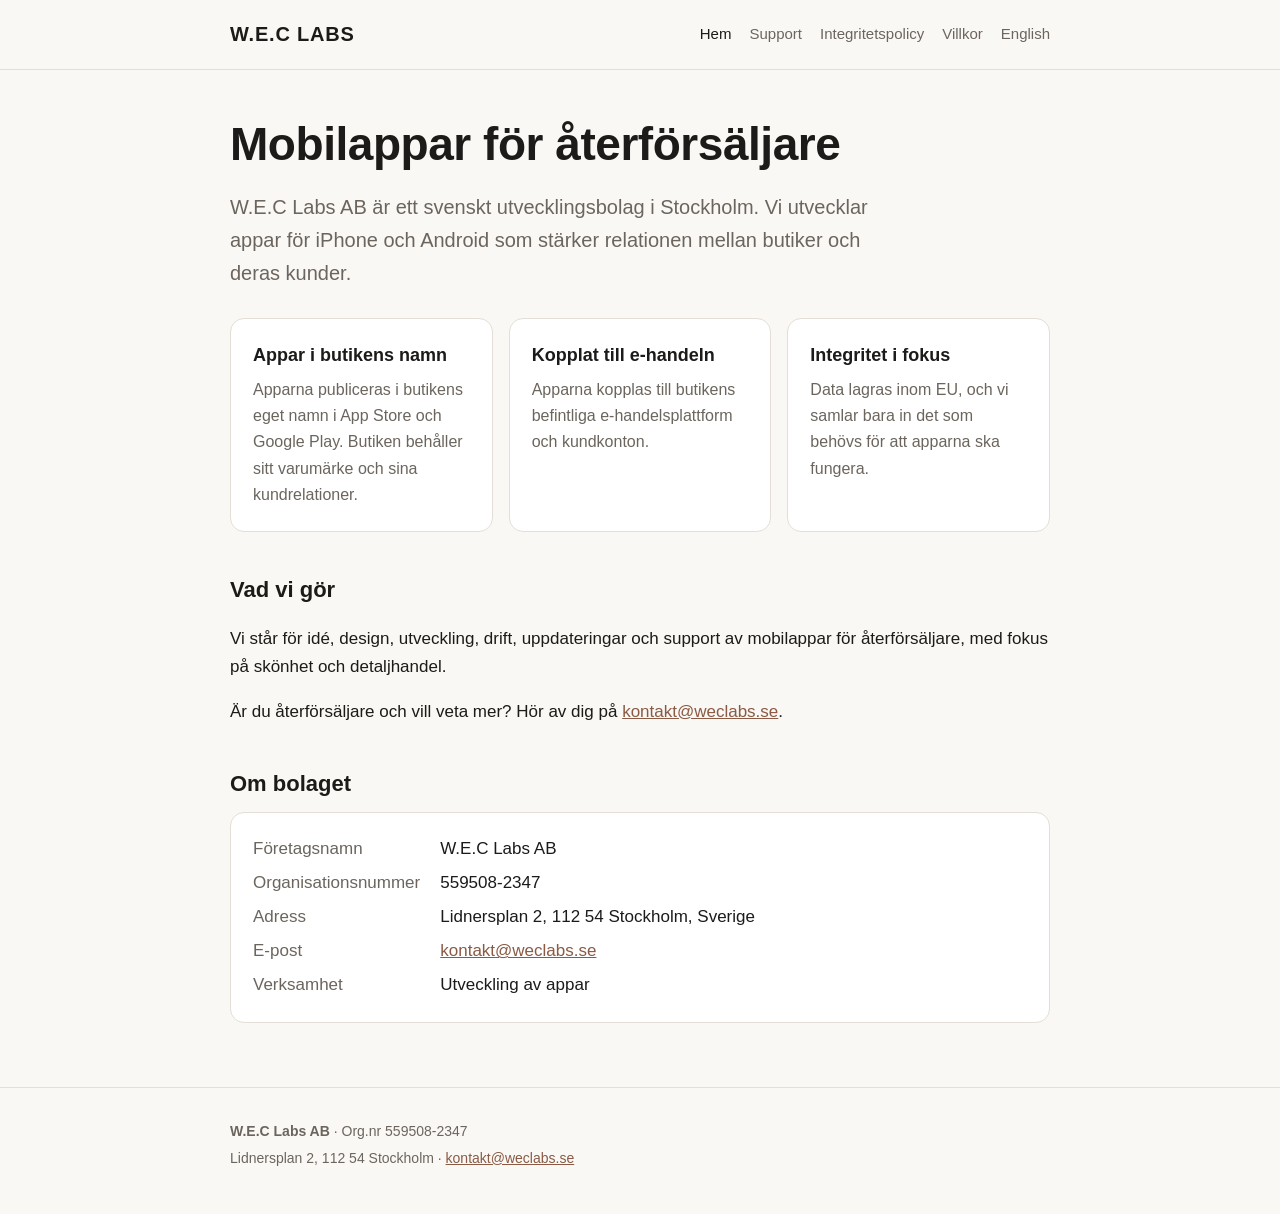
<file: index.html>
<!doctype html>
<html lang="sv">
<head>
<meta charset="utf-8">
<meta name="viewport" content="width=device-width, initial-scale=1">
<title>W.E.C Labs AB – apputveckling i Stockholm</title>
<meta name="description" content="W.E.C Labs AB utvecklar mobilappar för återförsäljare.">
<link rel="stylesheet" href="style.css">
<link rel="alternate" hreflang="en" href="en/">
</head>
<body>
<header><div class="wrap">
  <a class="logo" href="./">W.E.C LABS</a>
  <nav>
    <a href="./" aria-current="page">Hem</a>
    <a href="support.html">Support</a>
    <a href="integritetspolicy.html">Integritetspolicy</a>
    <a href="villkor.html">Villkor</a>
    <a href="en/" lang="en">English</a>
  </nav>
</div></header>

<main><div class="wrap">
  <h1>Mobilappar för återförsäljare</h1>
  <p class="lead">W.E.C Labs AB är ett svenskt utvecklingsbolag i Stockholm. Vi utvecklar appar för iPhone och Android som stärker relationen mellan butiker och deras kunder.</p>

  <div class="grid">
    <div class="card"><h3>Appar i butikens namn</h3><p>Apparna publiceras i butikens eget namn i App Store och Google Play. Butiken behåller sitt varumärke och sina kundrelationer.</p></div>
    <div class="card"><h3>Kopplat till e-handeln</h3><p>Apparna kopplas till butikens befintliga e-handelsplattform och kundkonton.</p></div>
    <div class="card"><h3>Integritet i fokus</h3><p>Data lagras inom EU, och vi samlar bara in det som behövs för att apparna ska fungera.</p></div>
  </div>

  <h2>Vad vi gör</h2>
  <p>Vi står för idé, design, utveckling, drift, uppdateringar och support av mobilappar för återförsäljare, med fokus på skönhet och detaljhandel.</p>
  <p>Är du återförsäljare och vill veta mer? Hör av dig på <a href="mailto:kontakt@weclabs.se">kontakt@weclabs.se</a>.</p>

  <h2>Om bolaget</h2>
  <div class="facts"><dl>
    <dt>Företagsnamn</dt><dd>W.E.C Labs AB</dd>
    <dt>Organisationsnummer</dt><dd>559508-2347</dd>
    <dt>Adress</dt><dd>Lidnersplan 2, 112 54 Stockholm, Sverige</dd>
    <dt>E-post</dt><dd><a href="mailto:kontakt@weclabs.se">kontakt@weclabs.se</a></dd>
    <dt>Verksamhet</dt><dd>Utveckling av appar</dd>
  </dl></div>
</div></main>

<footer><div class="wrap">
  <p><strong>W.E.C Labs AB</strong> · Org.nr 559508-2347</p>
  <p>Lidnersplan 2, 112 54 Stockholm · <a href="mailto:kontakt@weclabs.se">kontakt@weclabs.se</a></p>
</div></footer>
</body>
</html>
</file>
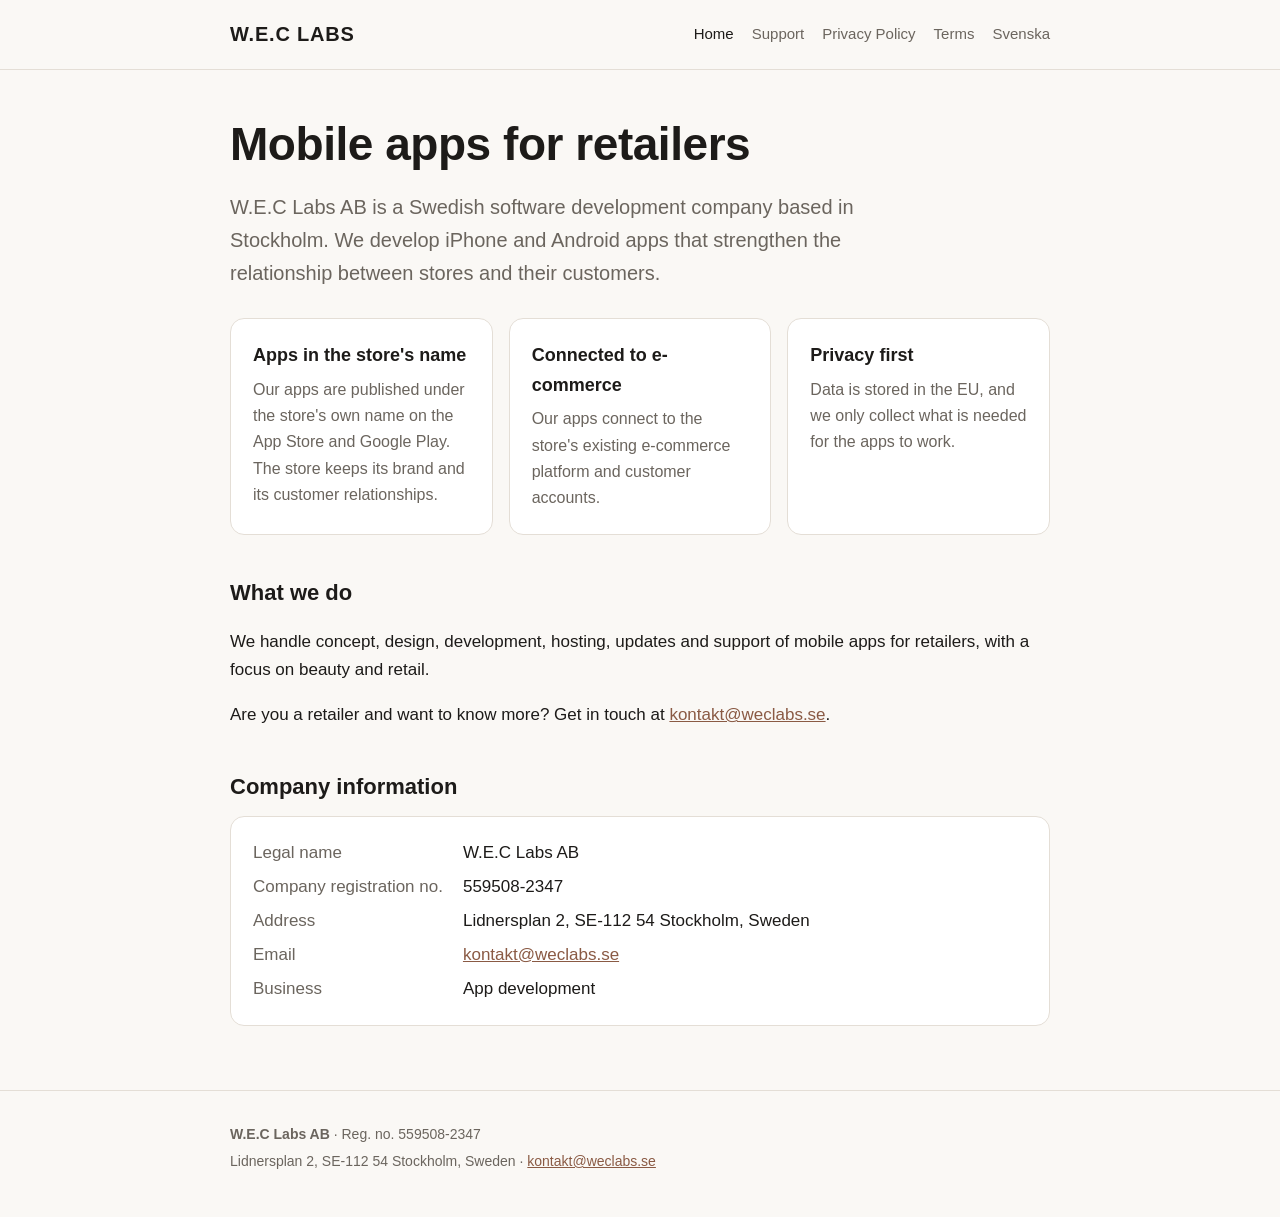
<file: en/index.html>
<!doctype html>
<html lang="en">
<head>
<meta charset="utf-8">
<meta name="viewport" content="width=device-width, initial-scale=1">
<title>W.E.C Labs AB – app development in Stockholm</title>
<meta name="description" content="W.E.C Labs AB develops mobile apps for retailers.">
<link rel="stylesheet" href="../style.css">
<link rel="alternate" hreflang="sv" href="../">
</head>
<body>
<header><div class="wrap">
  <a class="logo" href="./">W.E.C LABS</a>
  <nav>
    <a href="./" aria-current="page">Home</a>
    <a href="support.html">Support</a>
    <a href="privacy.html">Privacy Policy</a>
    <a href="terms.html">Terms</a>
    <a href="../" lang="sv">Svenska</a>
  </nav>
</div></header>

<main><div class="wrap">
  <h1>Mobile apps for retailers</h1>
  <p class="lead">W.E.C Labs AB is a Swedish software development company based in Stockholm. We develop iPhone and Android apps that strengthen the relationship between stores and their customers.</p>

  <div class="grid">
    <div class="card"><h3>Apps in the store's name</h3><p>Our apps are published under the store's own name on the App Store and Google Play. The store keeps its brand and its customer relationships.</p></div>
    <div class="card"><h3>Connected to e-commerce</h3><p>Our apps connect to the store's existing e-commerce platform and customer accounts.</p></div>
    <div class="card"><h3>Privacy first</h3><p>Data is stored in the EU, and we only collect what is needed for the apps to work.</p></div>
  </div>

  <h2>What we do</h2>
  <p>We handle concept, design, development, hosting, updates and support of mobile apps for retailers, with a focus on beauty and retail.</p>
  <p>Are you a retailer and want to know more? Get in touch at <a href="mailto:kontakt@weclabs.se">kontakt@weclabs.se</a>.</p>

  <h2>Company information</h2>
  <div class="facts"><dl>
    <dt>Legal name</dt><dd>W.E.C Labs AB</dd>
    <dt>Company registration no.</dt><dd>559508-2347</dd>
    <dt>Address</dt><dd>Lidnersplan 2, SE-112 54 Stockholm, Sweden</dd>
    <dt>Email</dt><dd><a href="mailto:kontakt@weclabs.se">kontakt@weclabs.se</a></dd>
    <dt>Business</dt><dd>App development</dd>
  </dl></div>
</div></main>

<footer><div class="wrap">
  <p><strong>W.E.C Labs AB</strong> · Reg. no. 559508-2347</p>
  <p>Lidnersplan 2, SE-112 54 Stockholm, Sweden · <a href="mailto:kontakt@weclabs.se">kontakt@weclabs.se</a></p>
</div></footer>
</body>
</html>
</file>
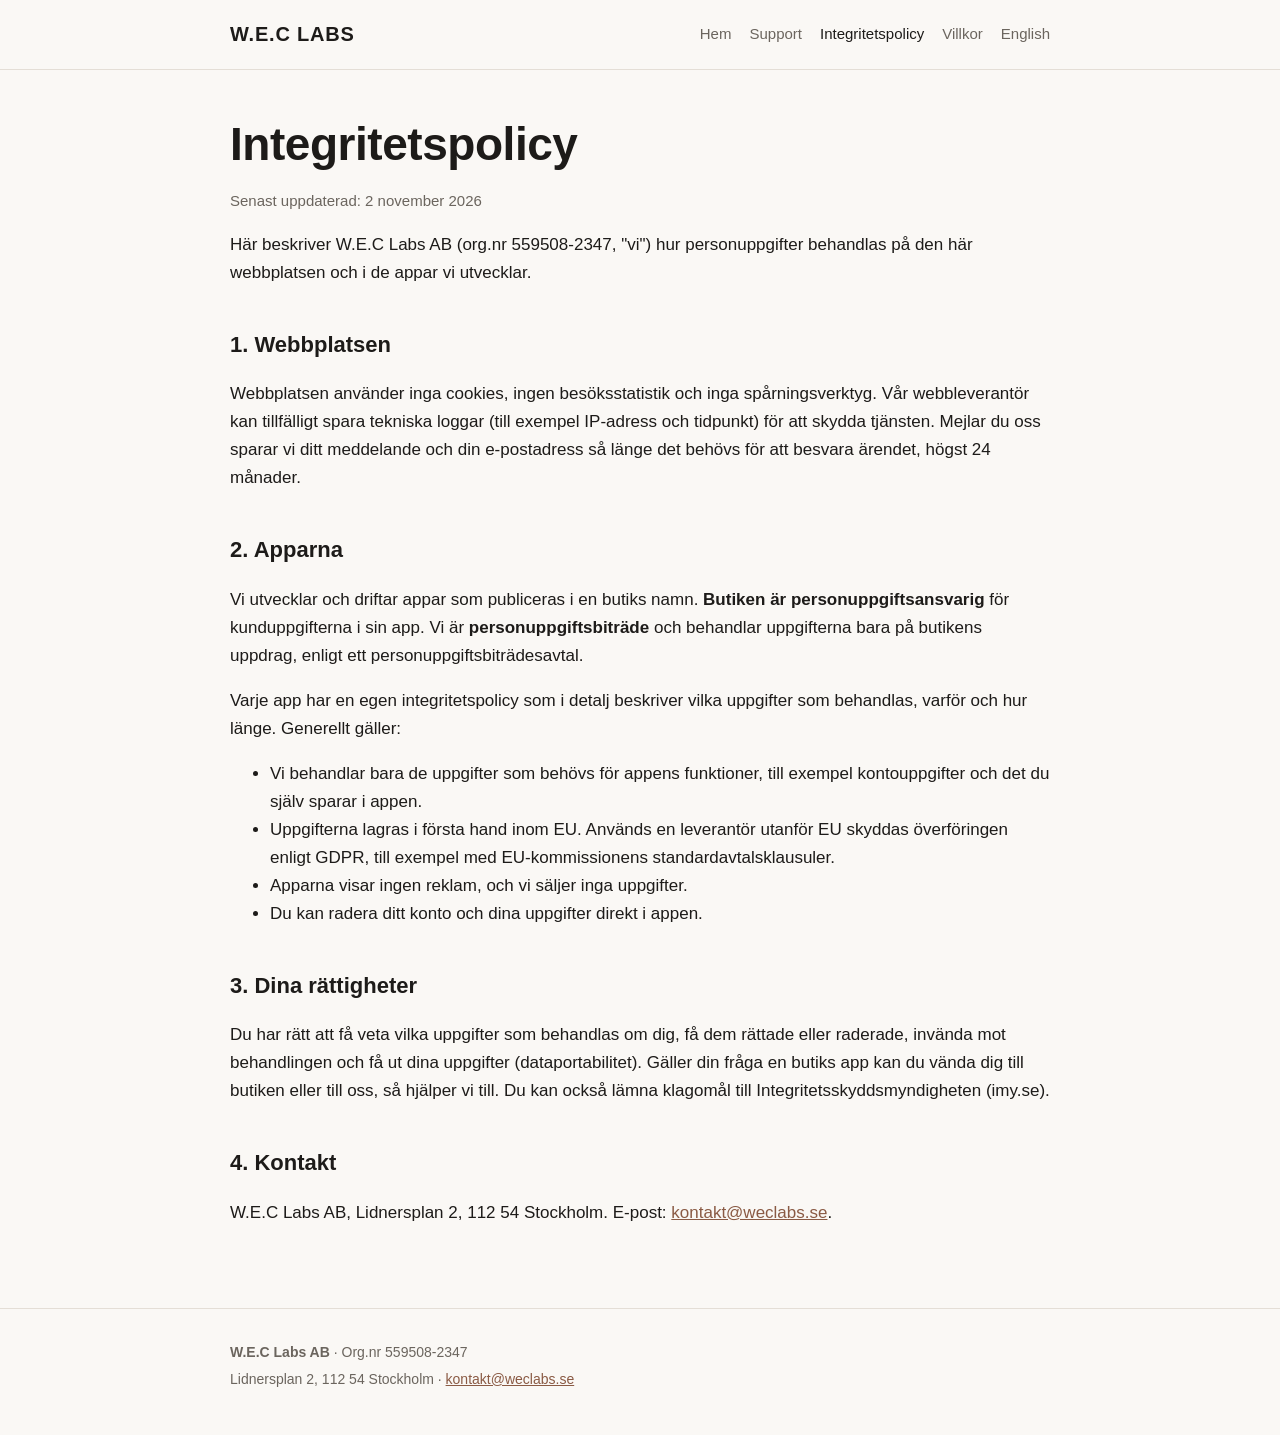
<file: integritetspolicy.html>
<!doctype html>
<html lang="sv">
<head>
<meta charset="utf-8">
<meta name="viewport" content="width=device-width, initial-scale=1">
<title>Integritetspolicy – W.E.C Labs AB</title>
<meta name="description" content="Så behandlar W.E.C Labs AB personuppgifter på webbplatsen och i apparna.">
<link rel="stylesheet" href="style.css">
<link rel="alternate" hreflang="en" href="en/privacy.html">
</head>
<body>
<header><div class="wrap">
  <a class="logo" href="./">W.E.C LABS</a>
  <nav>
    <a href="./">Hem</a>
    <a href="support.html">Support</a>
    <a href="integritetspolicy.html" aria-current="page">Integritetspolicy</a>
    <a href="villkor.html">Villkor</a>
    <a href="en/privacy.html" lang="en">English</a>
  </nav>
</div></header>

<main><div class="wrap">
  <h1>Integritetspolicy</h1>
  <p class="updated">Senast uppdaterad: 2 november 2026</p>

  <p>Här beskriver W.E.C Labs AB (org.nr 559508-2347, "vi") hur personuppgifter behandlas på den här webbplatsen och i de appar vi utvecklar.</p>

  <h2>1. Webbplatsen</h2>
  <p>Webbplatsen använder inga cookies, ingen besöksstatistik och inga spårningsverktyg. Vår webbleverantör kan tillfälligt spara tekniska loggar (till exempel IP-adress och tidpunkt) för att skydda tjänsten. Mejlar du oss sparar vi ditt meddelande och din e-postadress så länge det behövs för att besvara ärendet, högst 24 månader.</p>

  <h2>2. Apparna</h2>
  <p>Vi utvecklar och driftar appar som publiceras i en butiks namn. <strong>Butiken är personuppgiftsansvarig</strong> för kunduppgifterna i sin app. Vi är <strong>personuppgiftsbiträde</strong> och behandlar uppgifterna bara på butikens uppdrag, enligt ett personuppgiftsbiträdesavtal.</p>
  <p>Varje app har en egen integritetspolicy som i detalj beskriver vilka uppgifter som behandlas, varför och hur länge. Generellt gäller:</p>
  <ul>
    <li>Vi behandlar bara de uppgifter som behövs för appens funktioner, till exempel kontouppgifter och det du själv sparar i appen.</li>
    <li>Uppgifterna lagras i första hand inom EU. Används en leverantör utanför EU skyddas överföringen enligt GDPR, till exempel med EU-kommissionens standardavtalsklausuler.</li>
    <li>Apparna visar ingen reklam, och vi säljer inga uppgifter.</li>
    <li>Du kan radera ditt konto och dina uppgifter direkt i appen.</li>
  </ul>

  <h2>3. Dina rättigheter</h2>
  <p>Du har rätt att få veta vilka uppgifter som behandlas om dig, få dem rättade eller raderade, invända mot behandlingen och få ut dina uppgifter (dataportabilitet). Gäller din fråga en butiks app kan du vända dig till butiken eller till oss, så hjälper vi till. Du kan också lämna klagomål till Integritetsskyddsmyndigheten (imy.se).</p>

  <h2>4. Kontakt</h2>
  <p>W.E.C Labs AB, Lidnersplan 2, 112 54 Stockholm. E-post: <a href="mailto:kontakt@weclabs.se">kontakt@weclabs.se</a>.</p>
</div></main>

<footer><div class="wrap">
  <p><strong>W.E.C Labs AB</strong> · Org.nr 559508-2347</p>
  <p>Lidnersplan 2, 112 54 Stockholm · <a href="mailto:kontakt@weclabs.se">kontakt@weclabs.se</a></p>
</div></footer>
</body>
</html>
</file>
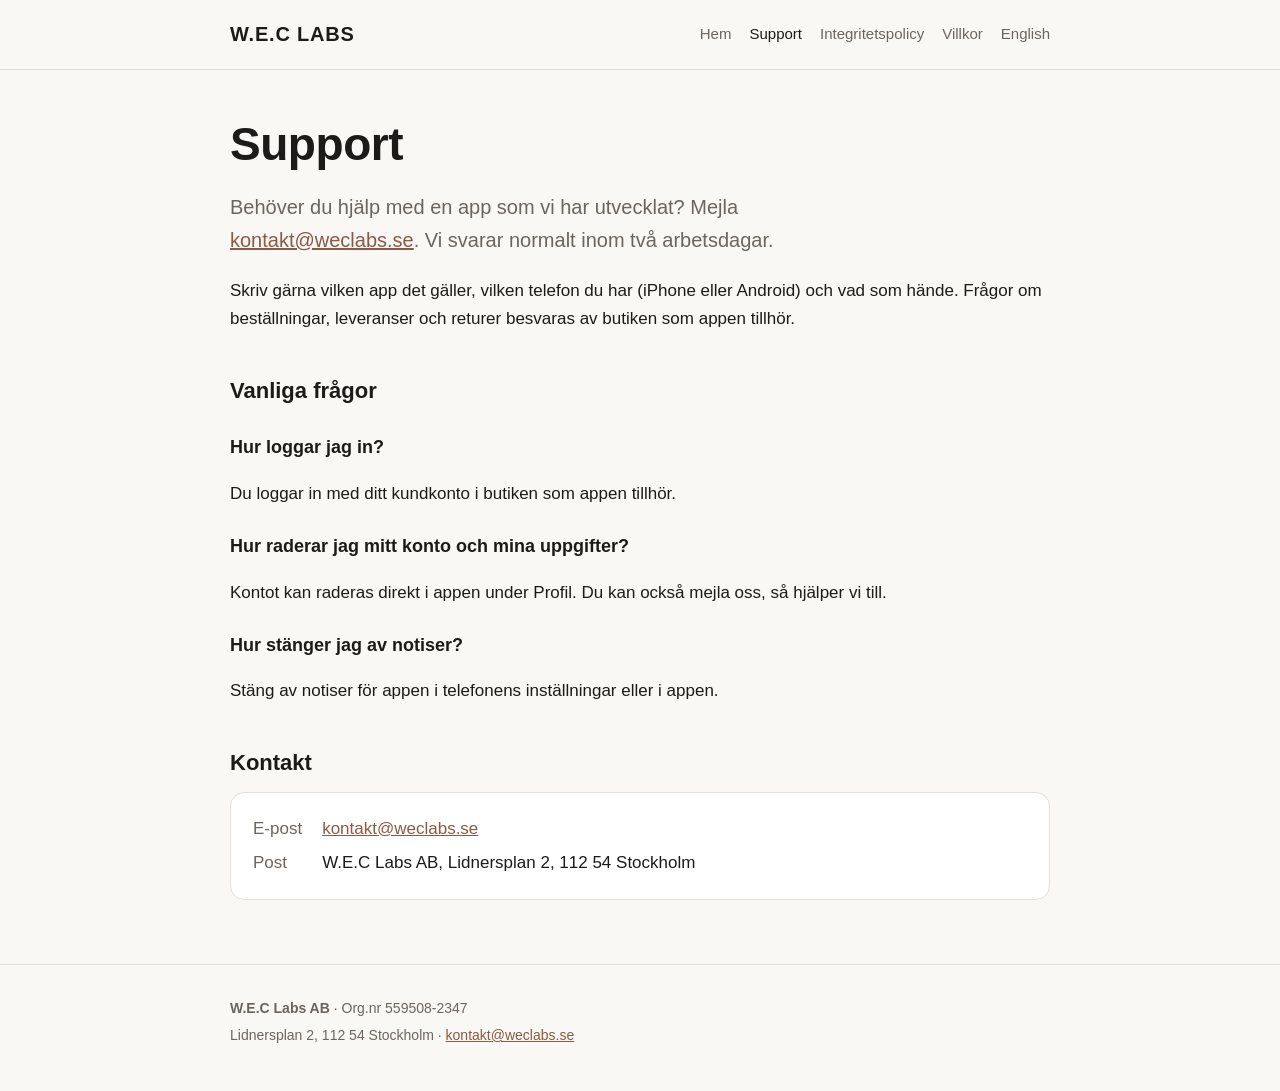
<file: support.html>
<!doctype html>
<html lang="sv">
<head>
<meta charset="utf-8">
<meta name="viewport" content="width=device-width, initial-scale=1">
<title>Support – W.E.C Labs AB</title>
<meta name="description" content="Hjälp och support för appar från W.E.C Labs AB.">
<link rel="stylesheet" href="style.css">
<link rel="alternate" hreflang="en" href="en/support.html">
</head>
<body>
<header><div class="wrap">
  <a class="logo" href="./">W.E.C LABS</a>
  <nav>
    <a href="./">Hem</a>
    <a href="support.html" aria-current="page">Support</a>
    <a href="integritetspolicy.html">Integritetspolicy</a>
    <a href="villkor.html">Villkor</a>
    <a href="en/support.html" lang="en">English</a>
  </nav>
</div></header>

<main><div class="wrap">
  <h1>Support</h1>
  <p class="lead">Behöver du hjälp med en app som vi har utvecklat? Mejla <a href="mailto:kontakt@weclabs.se">kontakt@weclabs.se</a>. Vi svarar normalt inom två arbetsdagar.</p>
  <p>Skriv gärna vilken app det gäller, vilken telefon du har (iPhone eller Android) och vad som hände. Frågor om beställningar, leveranser och returer besvaras av butiken som appen tillhör.</p>

  <h2>Vanliga frågor</h2>
  <h3>Hur loggar jag in?</h3>
  <p>Du loggar in med ditt kundkonto i butiken som appen tillhör.</p>

  <h3>Hur raderar jag mitt konto och mina uppgifter?</h3>
  <p>Kontot kan raderas direkt i appen under Profil. Du kan också mejla oss, så hjälper vi till.</p>

  <h3>Hur stänger jag av notiser?</h3>
  <p>Stäng av notiser för appen i telefonens inställningar eller i appen.</p>

  <h2>Kontakt</h2>
  <div class="facts"><dl>
    <dt>E-post</dt><dd><a href="mailto:kontakt@weclabs.se">kontakt@weclabs.se</a></dd>
    <dt>Post</dt><dd>W.E.C Labs AB, Lidnersplan 2, 112 54 Stockholm</dd>
  </dl></div>
</div></main>

<footer><div class="wrap">
  <p><strong>W.E.C Labs AB</strong> · Org.nr 559508-2347</p>
  <p>Lidnersplan 2, 112 54 Stockholm · <a href="mailto:kontakt@weclabs.se">kontakt@weclabs.se</a></p>
</div></footer>
</body>
</html>
</file>
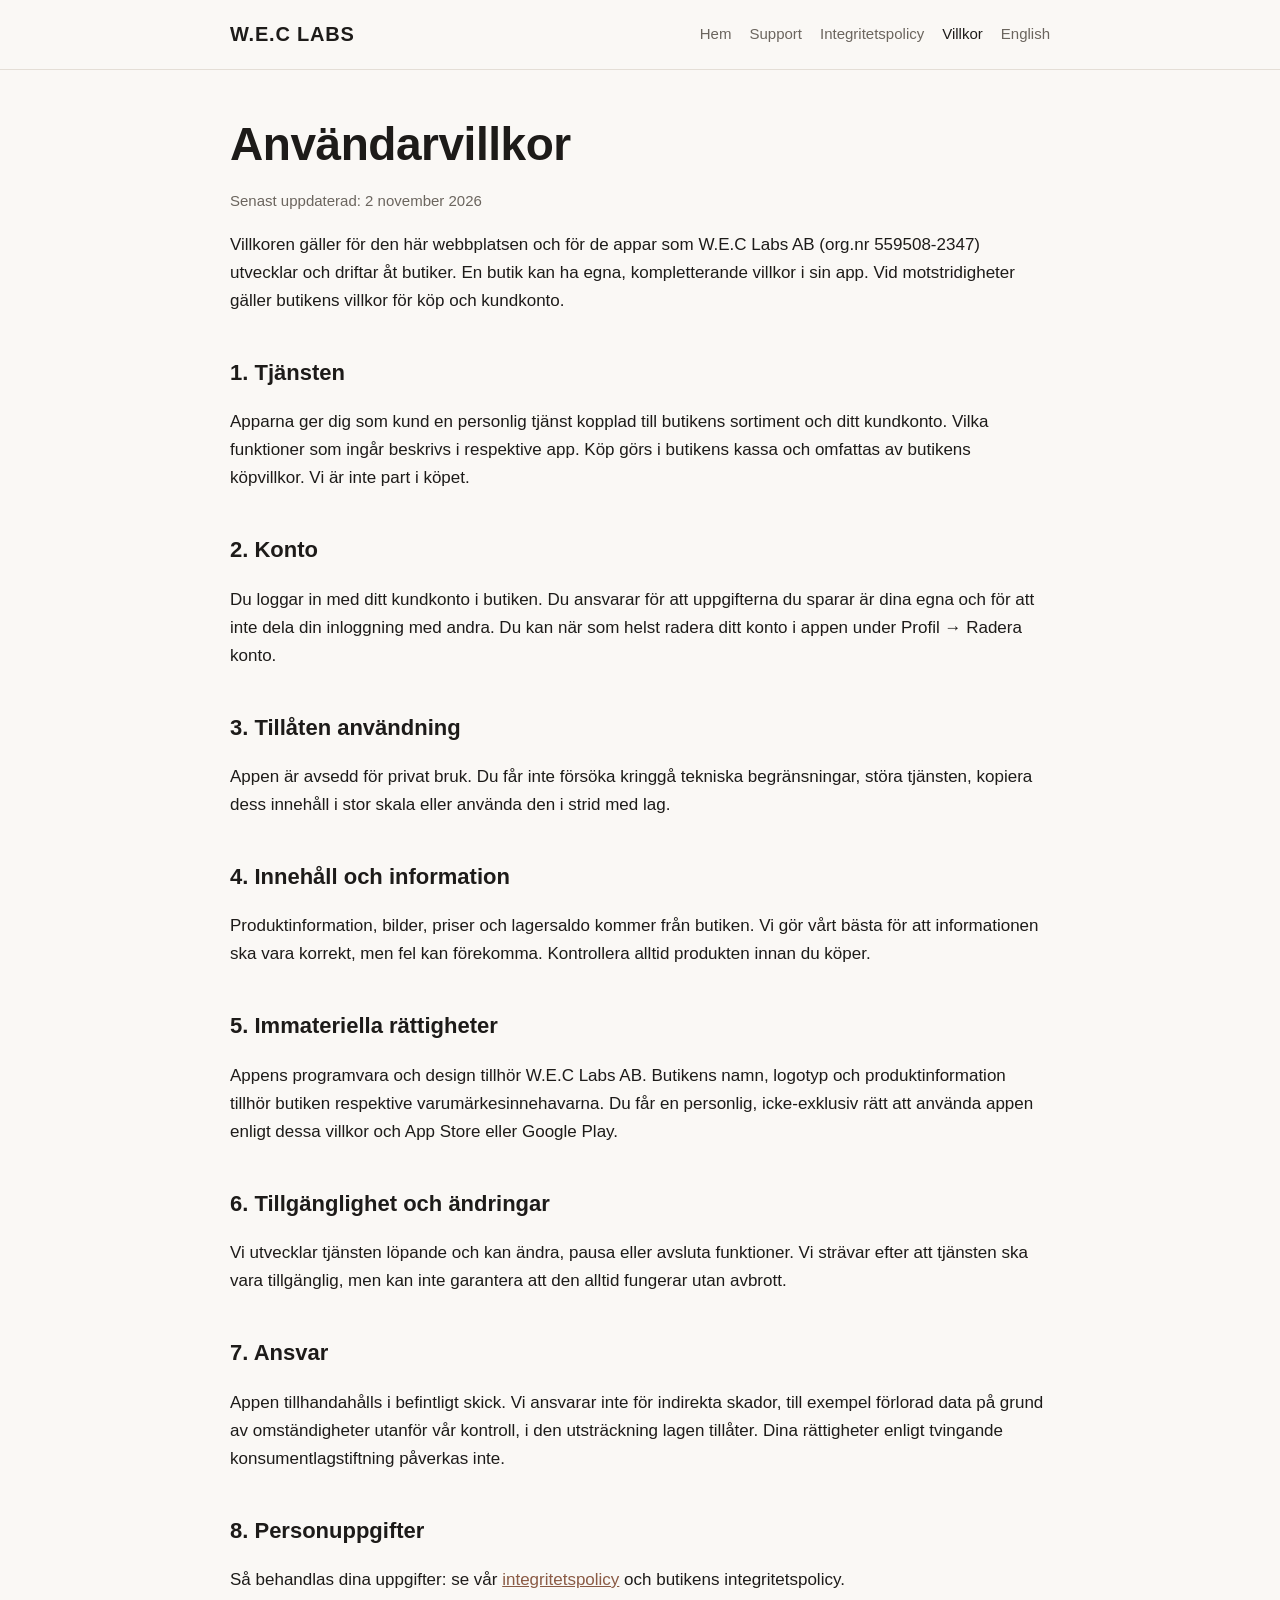
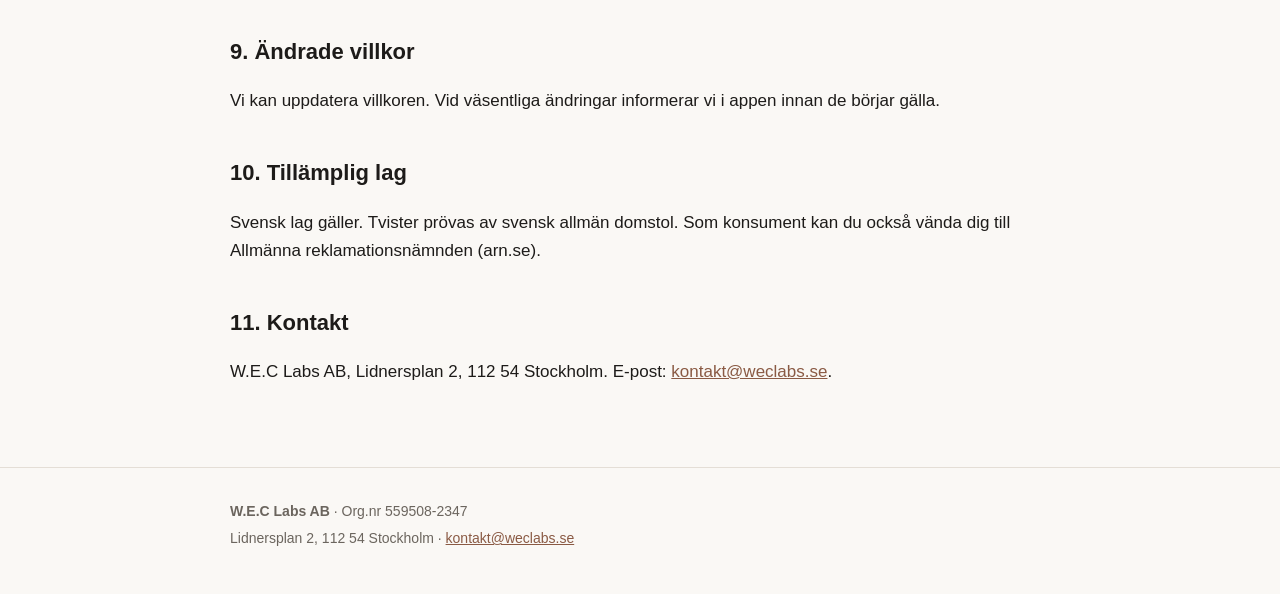
<file: villkor.html>
<!doctype html>
<html lang="sv">
<head>
<meta charset="utf-8">
<meta name="viewport" content="width=device-width, initial-scale=1">
<title>Användarvillkor – W.E.C Labs AB</title>
<meta name="description" content="Användarvillkor för webbplatsen och apparna från W.E.C Labs AB.">
<link rel="stylesheet" href="style.css">
<link rel="alternate" hreflang="en" href="en/terms.html">
</head>
<body>
<header><div class="wrap">
  <a class="logo" href="./">W.E.C LABS</a>
  <nav>
    <a href="./">Hem</a>
    <a href="support.html">Support</a>
    <a href="integritetspolicy.html">Integritetspolicy</a>
    <a href="villkor.html" aria-current="page">Villkor</a>
    <a href="en/terms.html" lang="en">English</a>
  </nav>
</div></header>

<main><div class="wrap">
  <h1>Användarvillkor</h1>
  <p class="updated">Senast uppdaterad: 2 november 2026</p>

  <p>Villkoren gäller för den här webbplatsen och för de appar som W.E.C Labs AB (org.nr 559508-2347) utvecklar och driftar åt butiker. En butik kan ha egna, kompletterande villkor i sin app. Vid motstridigheter gäller butikens villkor för köp och kundkonto.</p>

  <h2>1. Tjänsten</h2>
  <p>Apparna ger dig som kund en personlig tjänst kopplad till butikens sortiment och ditt kundkonto. Vilka funktioner som ingår beskrivs i respektive app. Köp görs i butikens kassa och omfattas av butikens köpvillkor. Vi är inte part i köpet.</p>

  <h2>2. Konto</h2>
  <p>Du loggar in med ditt kundkonto i butiken. Du ansvarar för att uppgifterna du sparar är dina egna och för att inte dela din inloggning med andra. Du kan när som helst radera ditt konto i appen under Profil → Radera konto.</p>

  <h2>3. Tillåten användning</h2>
  <p>Appen är avsedd för privat bruk. Du får inte försöka kringgå tekniska begränsningar, störa tjänsten, kopiera dess innehåll i stor skala eller använda den i strid med lag.</p>

  <h2>4. Innehåll och information</h2>
  <p>Produktinformation, bilder, priser och lagersaldo kommer från butiken. Vi gör vårt bästa för att informationen ska vara korrekt, men fel kan förekomma. Kontrollera alltid produkten innan du köper.</p>

  <h2>5. Immateriella rättigheter</h2>
  <p>Appens programvara och design tillhör W.E.C Labs AB. Butikens namn, logotyp och produktinformation tillhör butiken respektive varumärkesinnehavarna. Du får en personlig, icke-exklusiv rätt att använda appen enligt dessa villkor och App Store eller Google Play.</p>

  <h2>6. Tillgänglighet och ändringar</h2>
  <p>Vi utvecklar tjänsten löpande och kan ändra, pausa eller avsluta funktioner. Vi strävar efter att tjänsten ska vara tillgänglig, men kan inte garantera att den alltid fungerar utan avbrott.</p>

  <h2>7. Ansvar</h2>
  <p>Appen tillhandahålls i befintligt skick. Vi ansvarar inte för indirekta skador, till exempel förlorad data på grund av omständigheter utanför vår kontroll, i den utsträckning lagen tillåter. Dina rättigheter enligt tvingande konsumentlagstiftning påverkas inte.</p>

  <h2>8. Personuppgifter</h2>
  <p>Så behandlas dina uppgifter: se vår <a href="integritetspolicy.html">integritetspolicy</a> och butikens integritetspolicy.</p>

  <h2>9. Ändrade villkor</h2>
  <p>Vi kan uppdatera villkoren. Vid väsentliga ändringar informerar vi i appen innan de börjar gälla.</p>

  <h2>10. Tillämplig lag</h2>
  <p>Svensk lag gäller. Tvister prövas av svensk allmän domstol. Som konsument kan du också vända dig till Allmänna reklamationsnämnden (arn.se).</p>

  <h2>11. Kontakt</h2>
  <p>W.E.C Labs AB, Lidnersplan 2, 112 54 Stockholm. E-post: <a href="mailto:kontakt@weclabs.se">kontakt@weclabs.se</a>.</p>
</div></main>

<footer><div class="wrap">
  <p><strong>W.E.C Labs AB</strong> · Org.nr 559508-2347</p>
  <p>Lidnersplan 2, 112 54 Stockholm · <a href="mailto:kontakt@weclabs.se">kontakt@weclabs.se</a></p>
</div></footer>
</body>
</html>
</file>
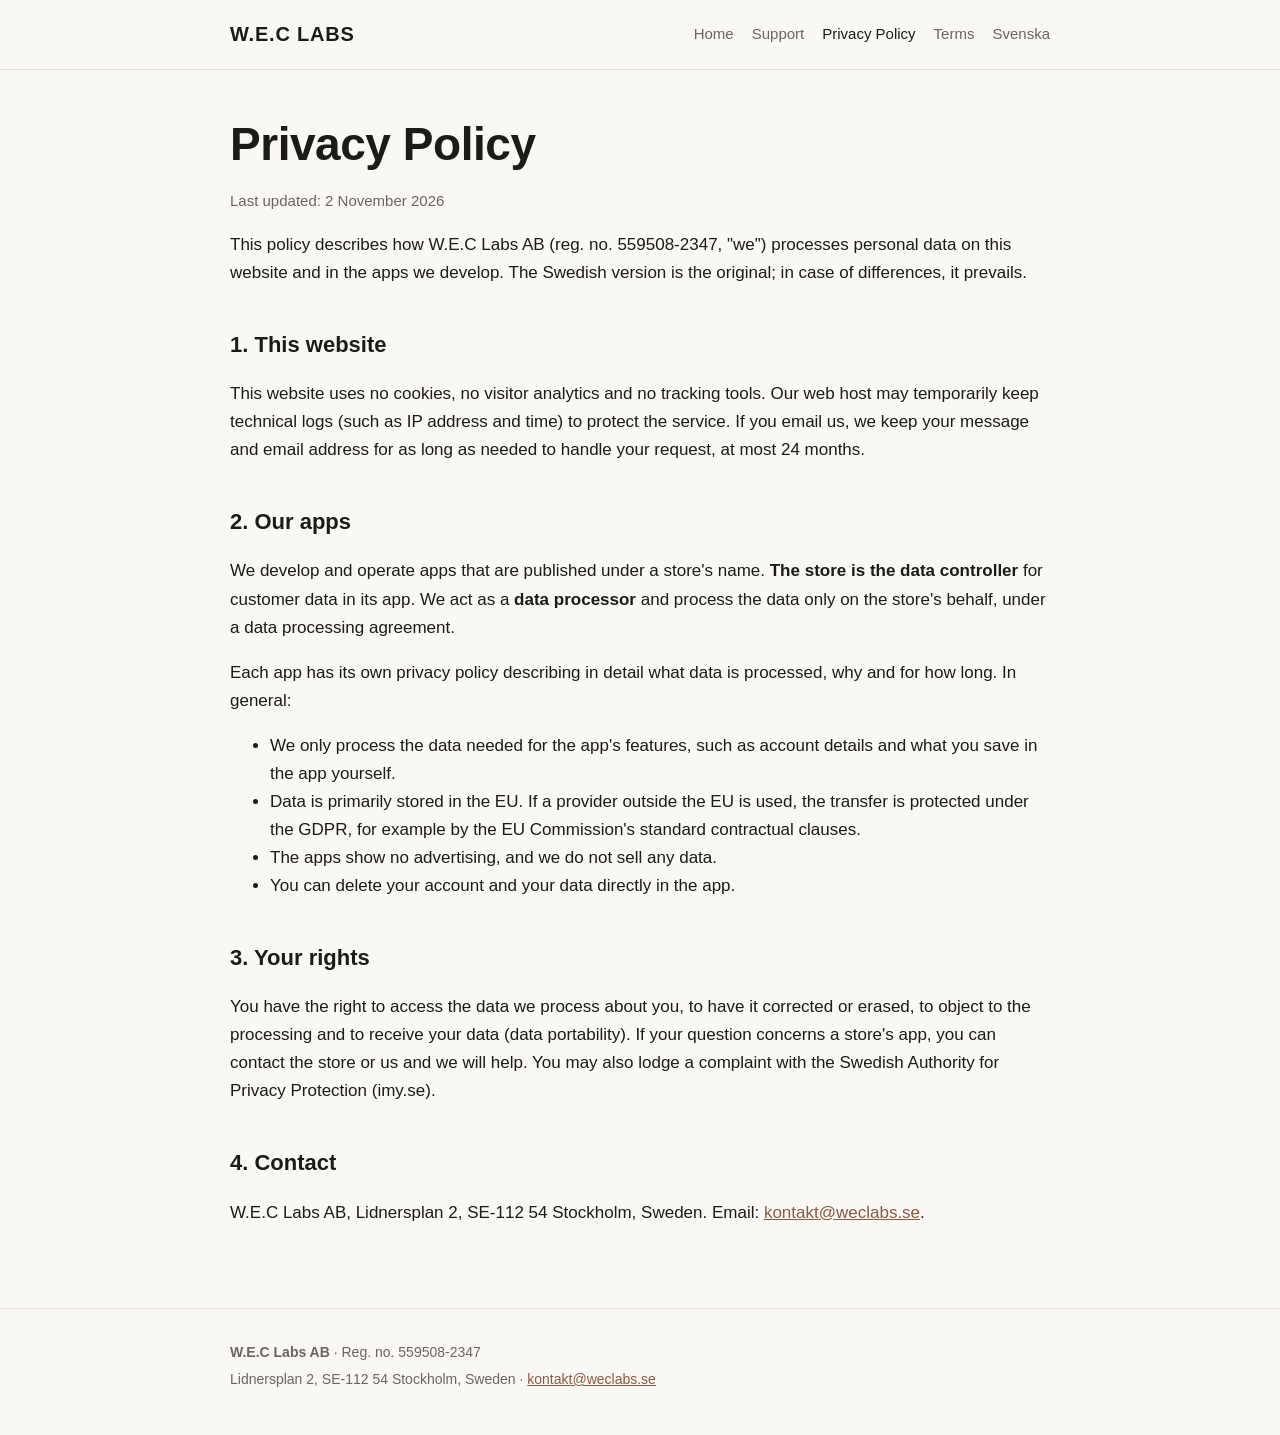
<file: en/privacy.html>
<!doctype html>
<html lang="en">
<head>
<meta charset="utf-8">
<meta name="viewport" content="width=device-width, initial-scale=1">
<title>Privacy Policy – W.E.C Labs AB</title>
<meta name="description" content="How W.E.C Labs AB processes personal data on this website and in its apps.">
<link rel="stylesheet" href="../style.css">
<link rel="alternate" hreflang="sv" href="../integritetspolicy.html">
</head>
<body>
<header><div class="wrap">
  <a class="logo" href="./">W.E.C LABS</a>
  <nav>
    <a href="./">Home</a>
    <a href="support.html">Support</a>
    <a href="privacy.html" aria-current="page">Privacy Policy</a>
    <a href="terms.html">Terms</a>
    <a href="../integritetspolicy.html" lang="sv">Svenska</a>
  </nav>
</div></header>

<main><div class="wrap">
  <h1>Privacy Policy</h1>
  <p class="updated">Last updated: 2 November 2026</p>

  <p>This policy describes how W.E.C Labs AB (reg. no. 559508-2347, "we") processes personal data on this website and in the apps we develop. The Swedish version is the original; in case of differences, it prevails.</p>

  <h2>1. This website</h2>
  <p>This website uses no cookies, no visitor analytics and no tracking tools. Our web host may temporarily keep technical logs (such as IP address and time) to protect the service. If you email us, we keep your message and email address for as long as needed to handle your request, at most 24 months.</p>

  <h2>2. Our apps</h2>
  <p>We develop and operate apps that are published under a store's name. <strong>The store is the data controller</strong> for customer data in its app. We act as a <strong>data processor</strong> and process the data only on the store's behalf, under a data processing agreement.</p>
  <p>Each app has its own privacy policy describing in detail what data is processed, why and for how long. In general:</p>
  <ul>
    <li>We only process the data needed for the app's features, such as account details and what you save in the app yourself.</li>
    <li>Data is primarily stored in the EU. If a provider outside the EU is used, the transfer is protected under the GDPR, for example by the EU Commission's standard contractual clauses.</li>
    <li>The apps show no advertising, and we do not sell any data.</li>
    <li>You can delete your account and your data directly in the app.</li>
  </ul>

  <h2>3. Your rights</h2>
  <p>You have the right to access the data we process about you, to have it corrected or erased, to object to the processing and to receive your data (data portability). If your question concerns a store's app, you can contact the store or us and we will help. You may also lodge a complaint with the Swedish Authority for Privacy Protection (imy.se).</p>

  <h2>4. Contact</h2>
  <p>W.E.C Labs AB, Lidnersplan 2, SE-112 54 Stockholm, Sweden. Email: <a href="mailto:kontakt@weclabs.se">kontakt@weclabs.se</a>.</p>
</div></main>

<footer><div class="wrap">
  <p><strong>W.E.C Labs AB</strong> · Reg. no. 559508-2347</p>
  <p>Lidnersplan 2, SE-112 54 Stockholm, Sweden · <a href="mailto:kontakt@weclabs.se">kontakt@weclabs.se</a></p>
</div></footer>
</body>
</html>
</file>
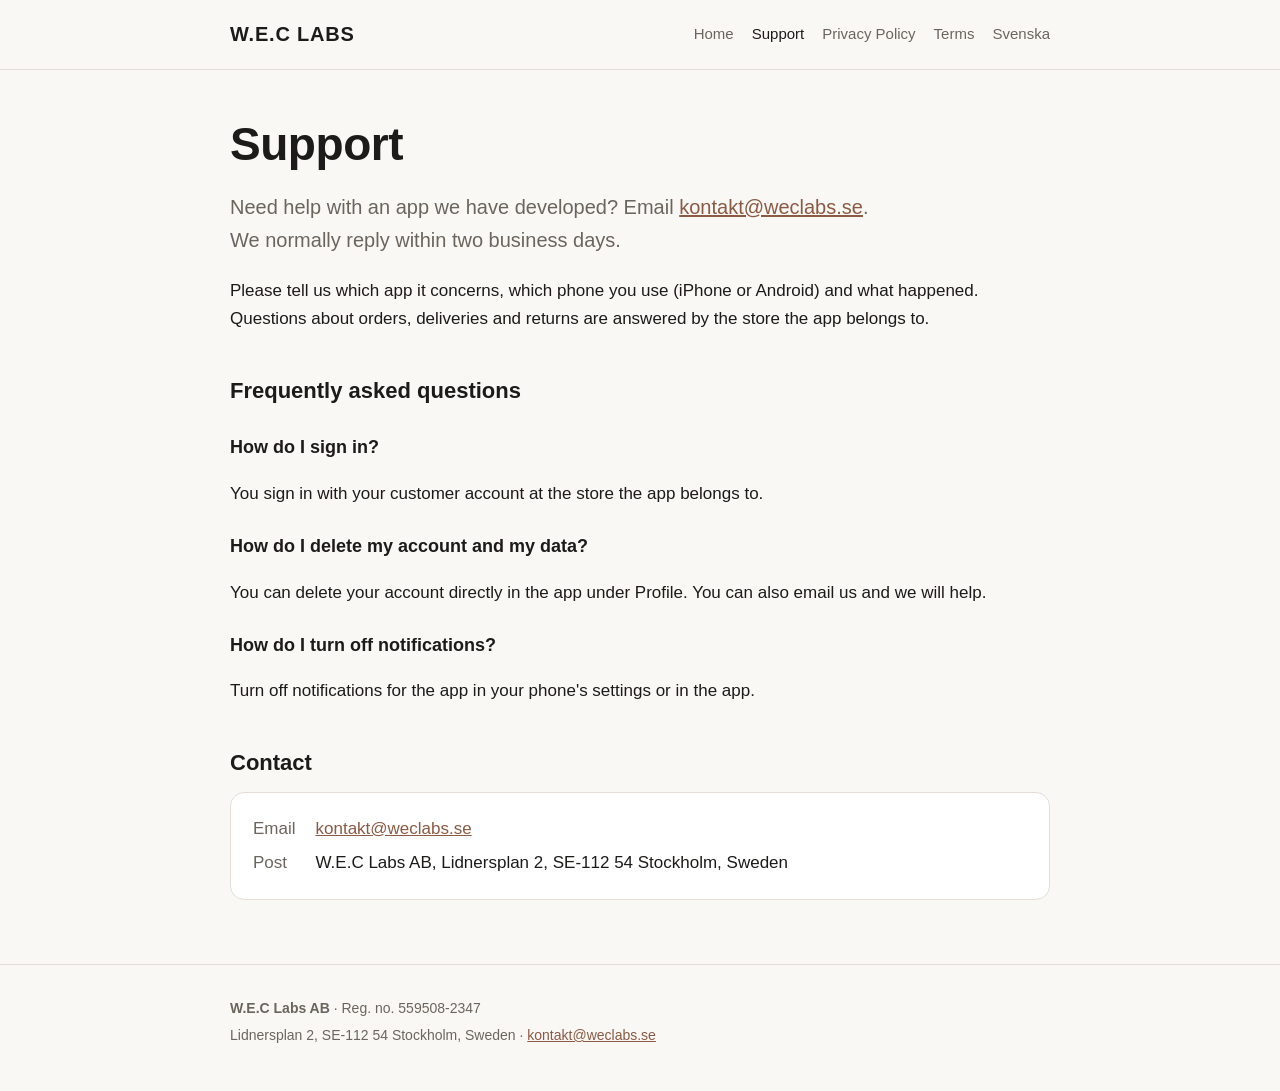
<file: en/support.html>
<!doctype html>
<html lang="en">
<head>
<meta charset="utf-8">
<meta name="viewport" content="width=device-width, initial-scale=1">
<title>Support – W.E.C Labs AB</title>
<meta name="description" content="Help and support for apps by W.E.C Labs AB.">
<link rel="stylesheet" href="../style.css">
<link rel="alternate" hreflang="sv" href="../support.html">
</head>
<body>
<header><div class="wrap">
  <a class="logo" href="./">W.E.C LABS</a>
  <nav>
    <a href="./">Home</a>
    <a href="support.html" aria-current="page">Support</a>
    <a href="privacy.html">Privacy Policy</a>
    <a href="terms.html">Terms</a>
    <a href="../support.html" lang="sv">Svenska</a>
  </nav>
</div></header>

<main><div class="wrap">
  <h1>Support</h1>
  <p class="lead">Need help with an app we have developed? Email <a href="mailto:kontakt@weclabs.se">kontakt@weclabs.se</a>. We normally reply within two business days.</p>
  <p>Please tell us which app it concerns, which phone you use (iPhone or Android) and what happened. Questions about orders, deliveries and returns are answered by the store the app belongs to.</p>

  <h2>Frequently asked questions</h2>
  <h3>How do I sign in?</h3>
  <p>You sign in with your customer account at the store the app belongs to.</p>

  <h3>How do I delete my account and my data?</h3>
  <p>You can delete your account directly in the app under Profile. You can also email us and we will help.</p>

  <h3>How do I turn off notifications?</h3>
  <p>Turn off notifications for the app in your phone's settings or in the app.</p>

  <h2>Contact</h2>
  <div class="facts"><dl>
    <dt>Email</dt><dd><a href="mailto:kontakt@weclabs.se">kontakt@weclabs.se</a></dd>
    <dt>Post</dt><dd>W.E.C Labs AB, Lidnersplan 2, SE-112 54 Stockholm, Sweden</dd>
  </dl></div>
</div></main>

<footer><div class="wrap">
  <p><strong>W.E.C Labs AB</strong> · Reg. no. 559508-2347</p>
  <p>Lidnersplan 2, SE-112 54 Stockholm, Sweden · <a href="mailto:kontakt@weclabs.se">kontakt@weclabs.se</a></p>
</div></footer>
</body>
</html>
</file>
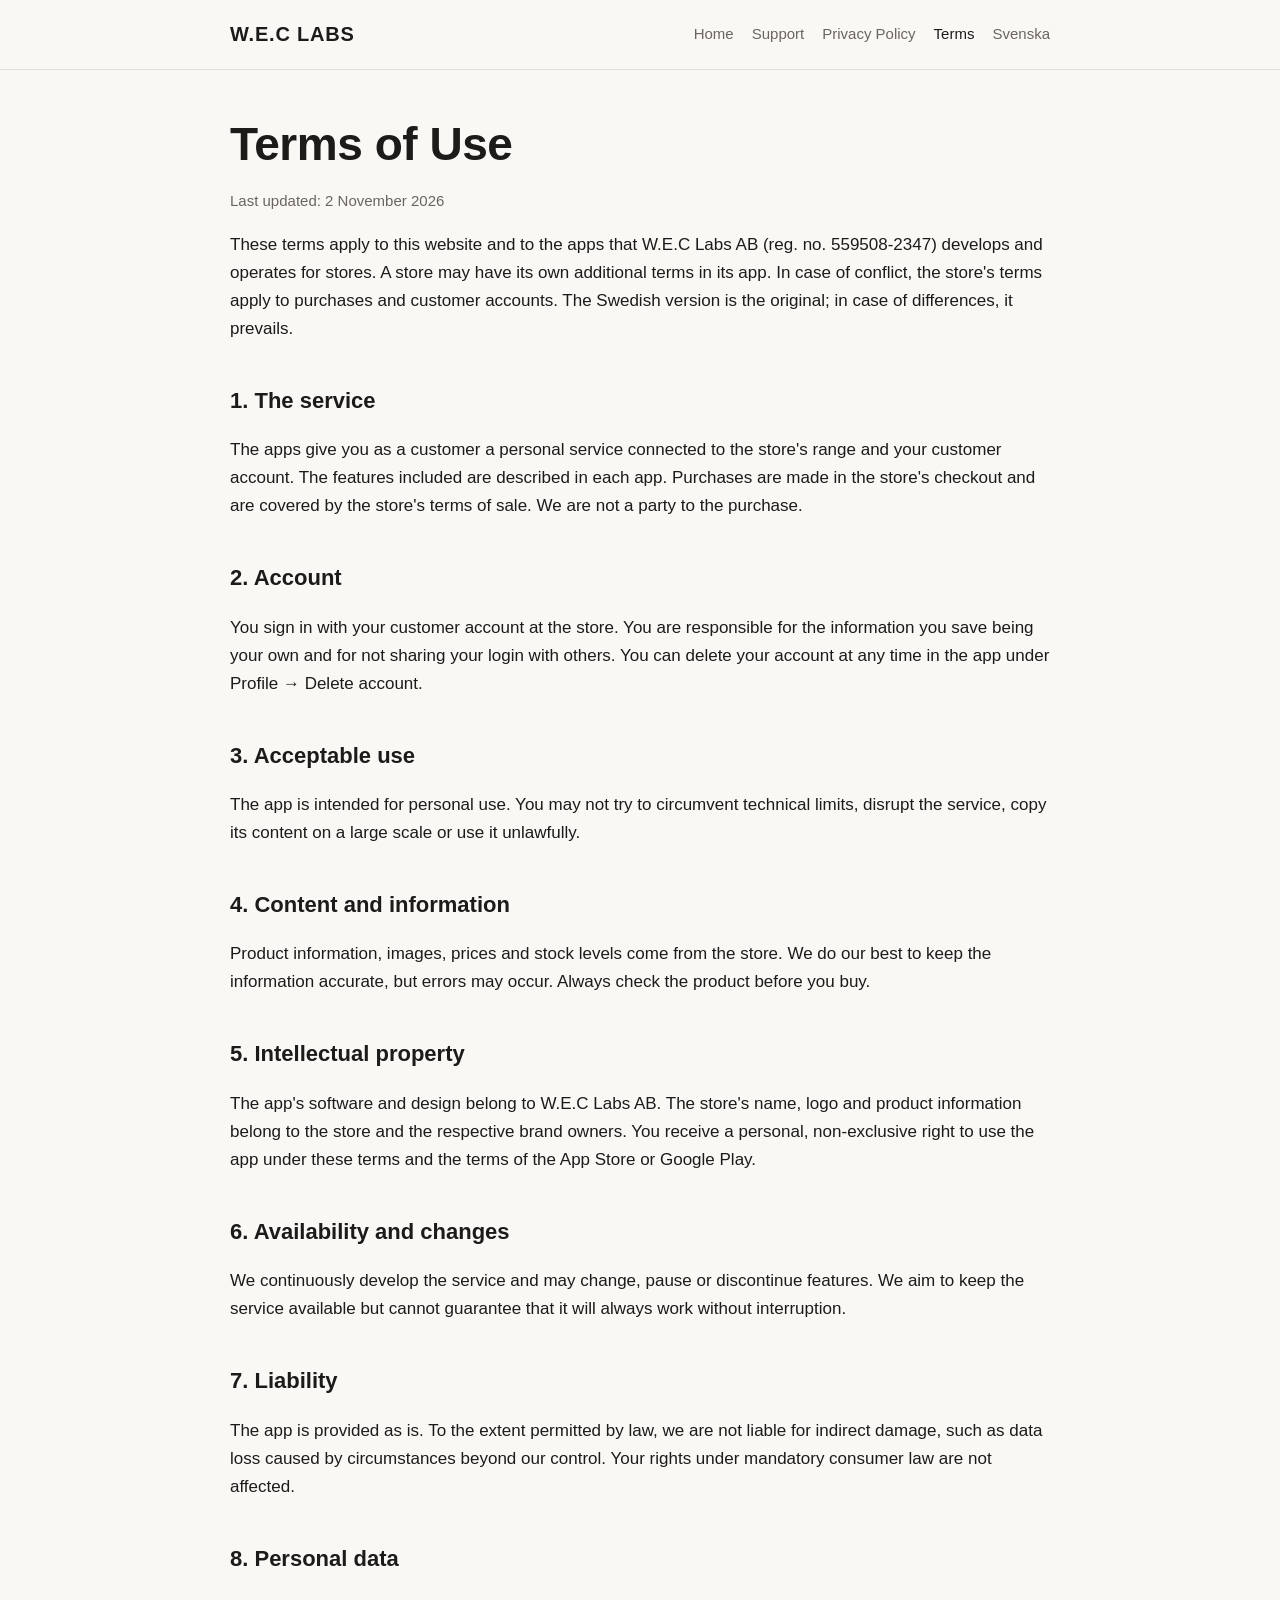
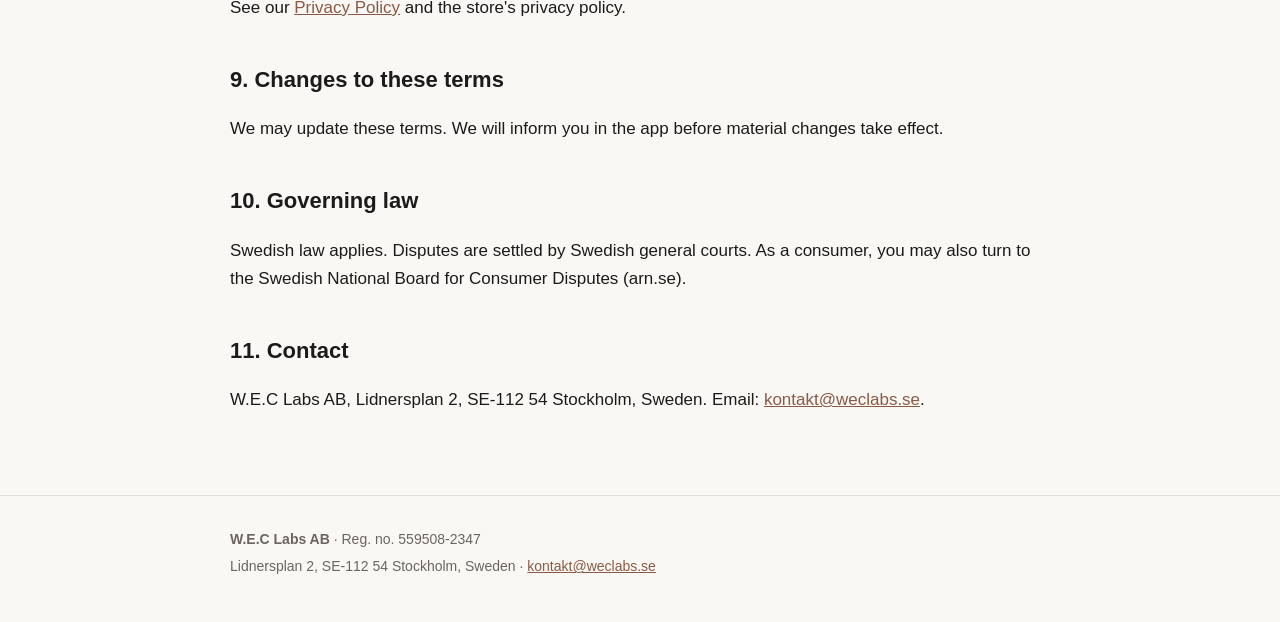
<file: en/terms.html>
<!doctype html>
<html lang="en">
<head>
<meta charset="utf-8">
<meta name="viewport" content="width=device-width, initial-scale=1">
<title>Terms of Use – W.E.C Labs AB</title>
<meta name="description" content="Terms of use for the website and apps by W.E.C Labs AB.">
<link rel="stylesheet" href="../style.css">
<link rel="alternate" hreflang="sv" href="../villkor.html">
</head>
<body>
<header><div class="wrap">
  <a class="logo" href="./">W.E.C LABS</a>
  <nav>
    <a href="./">Home</a>
    <a href="support.html">Support</a>
    <a href="privacy.html">Privacy Policy</a>
    <a href="terms.html" aria-current="page">Terms</a>
    <a href="../villkor.html" lang="sv">Svenska</a>
  </nav>
</div></header>

<main><div class="wrap">
  <h1>Terms of Use</h1>
  <p class="updated">Last updated: 2 November 2026</p>

  <p>These terms apply to this website and to the apps that W.E.C Labs AB (reg. no. 559508-2347) develops and operates for stores. A store may have its own additional terms in its app. In case of conflict, the store's terms apply to purchases and customer accounts. The Swedish version is the original; in case of differences, it prevails.</p>

  <h2>1. The service</h2>
  <p>The apps give you as a customer a personal service connected to the store's range and your customer account. The features included are described in each app. Purchases are made in the store's checkout and are covered by the store's terms of sale. We are not a party to the purchase.</p>

  <h2>2. Account</h2>
  <p>You sign in with your customer account at the store. You are responsible for the information you save being your own and for not sharing your login with others. You can delete your account at any time in the app under Profile → Delete account.</p>

  <h2>3. Acceptable use</h2>
  <p>The app is intended for personal use. You may not try to circumvent technical limits, disrupt the service, copy its content on a large scale or use it unlawfully.</p>

  <h2>4. Content and information</h2>
  <p>Product information, images, prices and stock levels come from the store. We do our best to keep the information accurate, but errors may occur. Always check the product before you buy.</p>

  <h2>5. Intellectual property</h2>
  <p>The app's software and design belong to W.E.C Labs AB. The store's name, logo and product information belong to the store and the respective brand owners. You receive a personal, non-exclusive right to use the app under these terms and the terms of the App Store or Google Play.</p>

  <h2>6. Availability and changes</h2>
  <p>We continuously develop the service and may change, pause or discontinue features. We aim to keep the service available but cannot guarantee that it will always work without interruption.</p>

  <h2>7. Liability</h2>
  <p>The app is provided as is. To the extent permitted by law, we are not liable for indirect damage, such as data loss caused by circumstances beyond our control. Your rights under mandatory consumer law are not affected.</p>

  <h2>8. Personal data</h2>
  <p>See our <a href="privacy.html">Privacy Policy</a> and the store's privacy policy.</p>

  <h2>9. Changes to these terms</h2>
  <p>We may update these terms. We will inform you in the app before material changes take effect.</p>

  <h2>10. Governing law</h2>
  <p>Swedish law applies. Disputes are settled by Swedish general courts. As a consumer, you may also turn to the Swedish National Board for Consumer Disputes (arn.se).</p>

  <h2>11. Contact</h2>
  <p>W.E.C Labs AB, Lidnersplan 2, SE-112 54 Stockholm, Sweden. Email: <a href="mailto:kontakt@weclabs.se">kontakt@weclabs.se</a>.</p>
</div></main>

<footer><div class="wrap">
  <p><strong>W.E.C Labs AB</strong> · Reg. no. 559508-2347</p>
  <p>Lidnersplan 2, SE-112 54 Stockholm, Sweden · <a href="mailto:kontakt@weclabs.se">kontakt@weclabs.se</a></p>
</div></footer>
</body>
</html>
</file>
<file: style.css>
:root {
  --bg: #faf8f5;
  --text: #1d1b19;
  --muted: #6b655e;
  --line: #e4ded6;
  --accent: #8a5a44;
  --card: #ffffff;
}
* { box-sizing: border-box; }
html { -webkit-text-size-adjust: 100%; }
body {
  margin: 0;
  background: var(--bg);
  color: var(--text);
  font: 17px/1.65 -apple-system, BlinkMacSystemFont, "Segoe UI", Helvetica, Arial, sans-serif;
}
a { color: var(--accent); }
.wrap { max-width: 860px; margin: 0 auto; padding: 0 20px; }
header { border-bottom: 1px solid var(--line); background: var(--bg); }
header .wrap { display: flex; flex-wrap: wrap; align-items: center; justify-content: space-between; gap: 12px; padding-top: 18px; padding-bottom: 18px; }
.logo { font-weight: 700; font-size: 20px; letter-spacing: .04em; color: var(--text); text-decoration: none; }
nav { display: flex; flex-wrap: wrap; gap: 6px 18px; font-size: 15px; }
nav a { color: var(--muted); text-decoration: none; }
nav a:hover, nav a[aria-current="page"] { color: var(--text); }
main { padding: 48px 0 64px; }
h1 { font-size: clamp(30px, 6vw, 46px); line-height: 1.15; margin: 0 0 18px; font-weight: 650; letter-spacing: -.01em; }
h2 { font-size: 22px; margin: 40px 0 10px; }
h3 { font-size: 18px; margin: 24px 0 6px; }
.lead { font-size: 20px; color: var(--muted); max-width: 640px; }
.grid { display: grid; grid-template-columns: repeat(auto-fit, minmax(230px, 1fr)); gap: 16px; margin-top: 28px; }
.card { background: var(--card); border: 1px solid var(--line); border-radius: 14px; padding: 22px; }
.card h3 { margin-top: 0; }
.card p { margin: 0; color: var(--muted); font-size: 16px; }
.facts { background: var(--card); border: 1px solid var(--line); border-radius: 14px; padding: 22px; }
.facts dl { display: grid; grid-template-columns: max-content 1fr; gap: 6px 20px; margin: 0; }
.facts dt { color: var(--muted); }
.facts dd { margin: 0; }
.updated { color: var(--muted); font-size: 15px; }
footer { border-top: 1px solid var(--line); padding: 28px 0 40px; color: var(--muted); font-size: 14px; }
footer p { margin: 4px 0; }
@media (max-width: 520px) {
  .facts dl { grid-template-columns: 1fr; gap: 0; }
  .facts dd { margin-bottom: 10px; }
}
</file>
